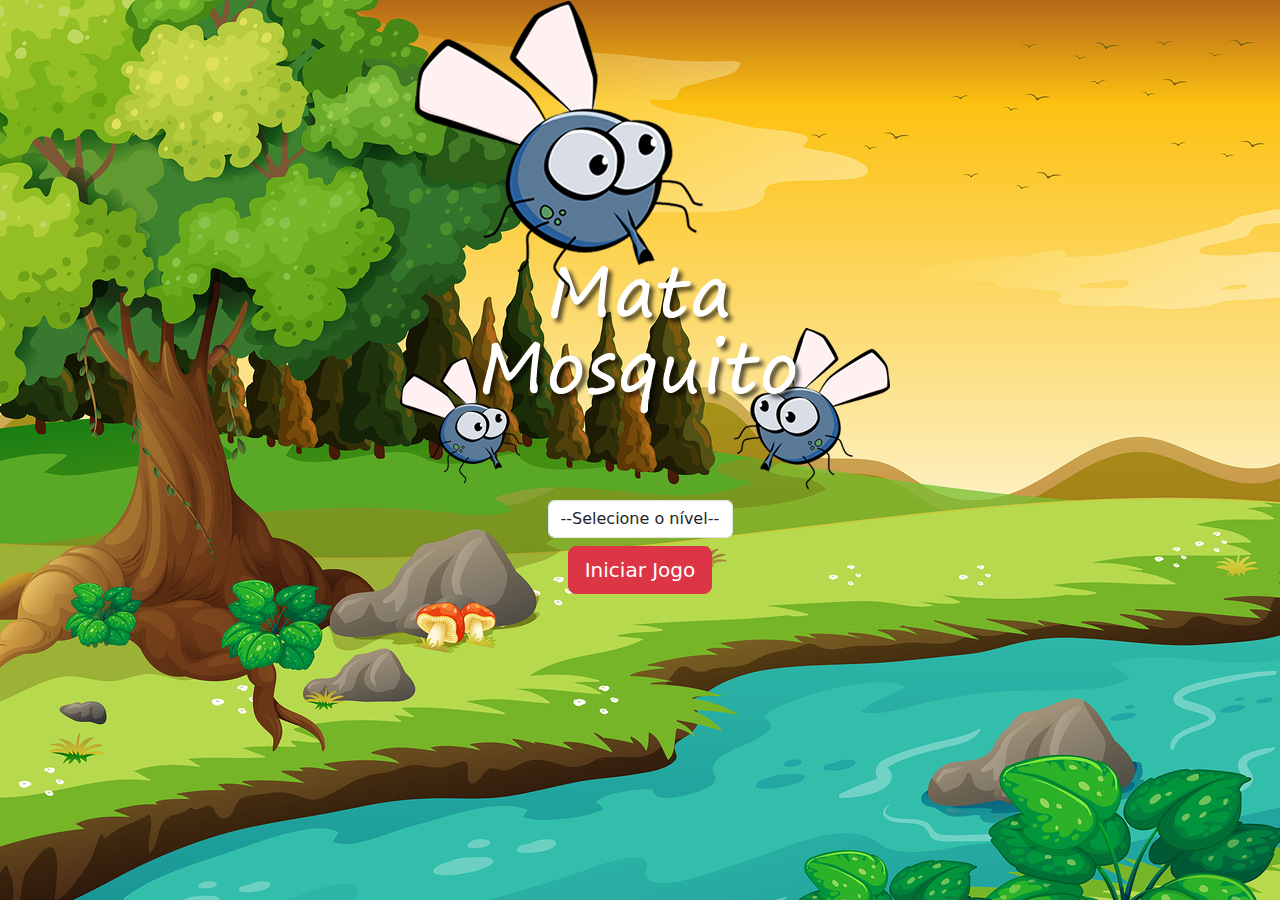
<file: html/index.html>
<!DOCTYPE html>
<html lang="en">
<head>
    <meta charset="UTF-8">
    <meta name="viewport" content="width=device-width, initial-scale=1.0">
    <title>Document</title>
    <link href="https://cdn.jsdelivr.net/npm/bootstrap@5.3.3/dist/css/bootstrap.min.css" rel="stylesheet" integrity="sha384-QWTKZyjpPEjISv5WaRU9OFeRpok6YctnYmDr5pNlyT2bRjXh0JMhjY6hW+ALEwIH" crossorigin="anonymous">
    <link rel="stylesheet" href="../css/style.css">
    
    <script>
        function iniciarJogo() {
            alert(nivel)
           var nivel = document.getElementById('nivel').value 
           if(nivel === ''){
            alert('selecione um nível para iniciar o jogo')
            return false

           }
           window.location.href = "app.html?" + nivel
        }
    </script>

</head>
<body>
    <div class="container">
        <div class="row">
            <div class="d-flex justify-content-center">
                <img src="../imagens/game.png">
            </div>

        </div>

    </div>
    <div class="row">
        <div class="col">
            <div class="d-flex justify-content-center">
                <div class="mb-2">
                    <select class="form-control"  id="nivel">
                        <option value=" ">--Selecione o nível--</option>
                        <option value=" ">normal</option>
                        <option value=" ">Difício</option>
                        <option value=" ">Chuck Norris</option>
                    </select>

                </div>
                
            </div>

        </div>

    </div>
    <div class="row">
        <div class="col">
            <div class="d-flex justify-content-center">
                <button type="button" class="btn btn-danger btn-lg" onclick="window.location.href = 'app.html'">Iniciar Jogo</button>
            </div>

        </div>

    </div>
</body>
</html>
</file>
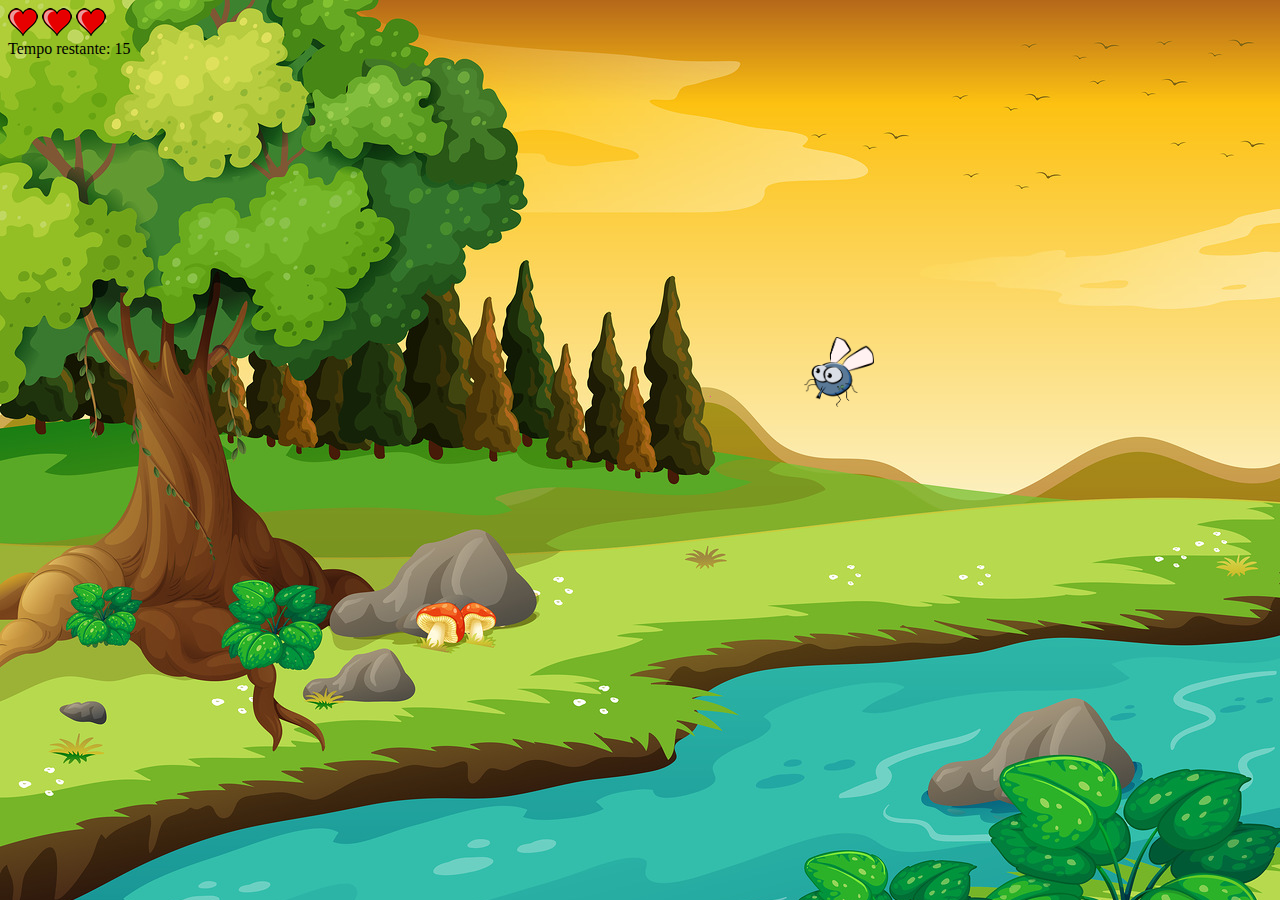
<file: html/app.html>
<!DOCTYPE html>
<html lang="en">
<head>
    <meta charset="UTF-8">
    <meta name="viewport" content="width=device-width, initial-scale=1.0">
    <title>Mata Mosquito</title>
    <link rel="stylesheet" href="../css/style.css">
    
    
    <script src="../jogo/jogo.js"></script>
</head>
<body onresize="ajudarTamanhoPalcoJogo()"> <!-- Caputura o Tamanho da tela -->

    <div class="painel">
        <div class="vidas">
            <img id="v1" src="../imagens/coracao_cheio.png" >
            <img id="v2" src="../imagens/coracao_cheio.png" >
            <img id="v3" src="../imagens/coracao_cheio.png" >

        </div>
        <div class="cronometro">Tempo restante: <span id="cronometro"> </span></div>
    </div>


    <script>
        document.getElementById('cronometro').innerHTML = tempo
        var criaMosca = setInterval(function(){
            PosicaoRandomica()},
            1000)
    </script>
    
  

    

    

    <script>
        PosicaoRandomica()
    </script>
    




    
     
</body>
</html>
</file>
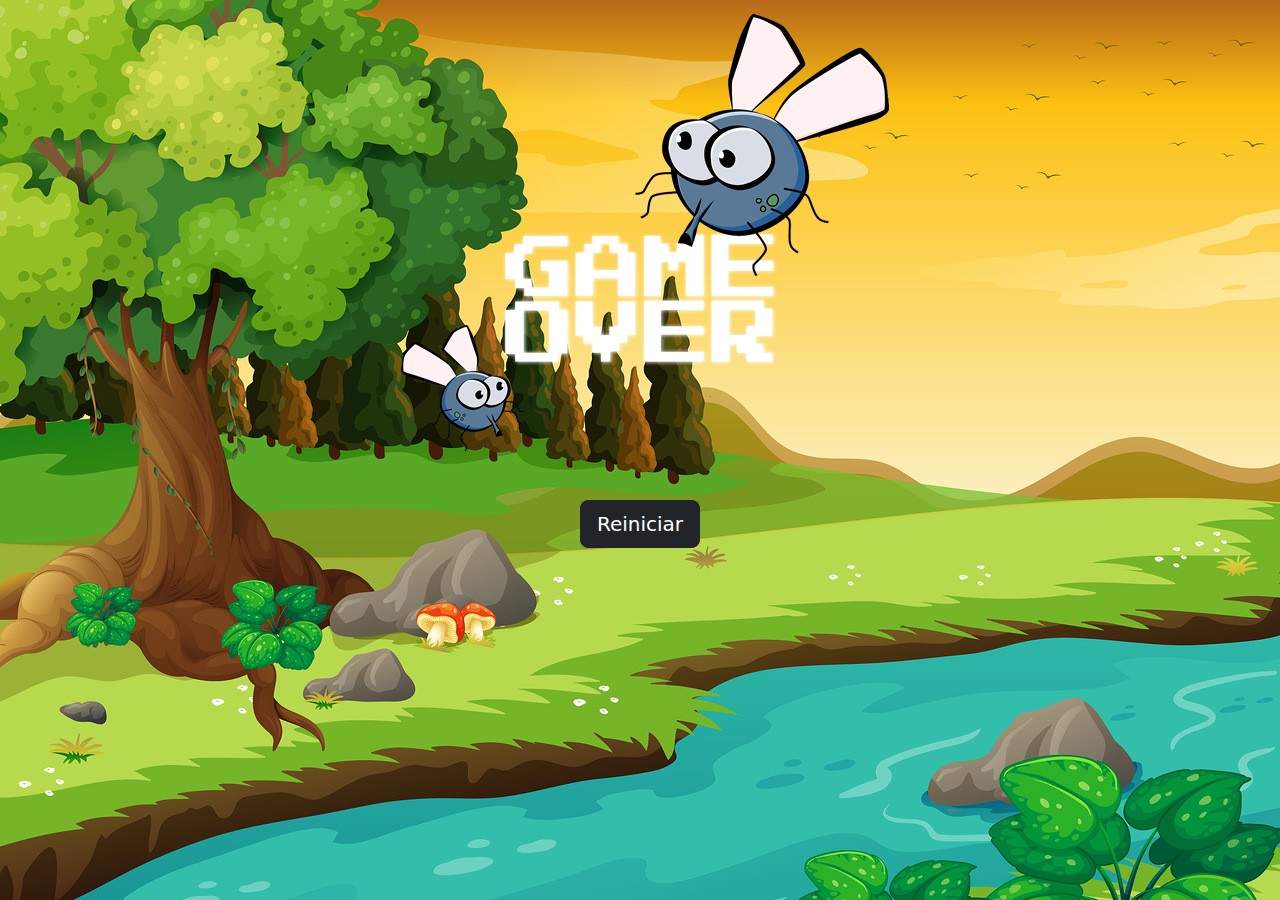
<file: html/fim_de_jogo.html>
<!DOCTYPE html>
<html lang="en">
<head>
    <meta charset="UTF-8">
    <meta name="viewport" content="width=device-width, initial-scale=1.0">
    <title>Document</title>
    <link href="https://cdn.jsdelivr.net/npm/bootstrap@5.3.3/dist/css/bootstrap.min.css" rel="stylesheet" integrity="sha384-QWTKZyjpPEjISv5WaRU9OFeRpok6YctnYmDr5pNlyT2bRjXh0JMhjY6hW+ALEwIH" crossorigin="anonymous">
    <link rel="stylesheet" href="../css/style.css">
</head>
<body>
    <div class="container">
        <div class="row">
            <div class="d-flex justify-content-center">
                <img src="../imagens/game_over.png">
            </div>

        </div>

    </div>
    <div class="row">
        <div class="col">
            <div class="d-flex justify-content-center">
                <button type="button" class="btn btn-dark btn-lg" onclick="window.location.href = 'app.html'">Reiniciar</button>
            </div>

        </div>

    </div>
</body>
</html>
</file>
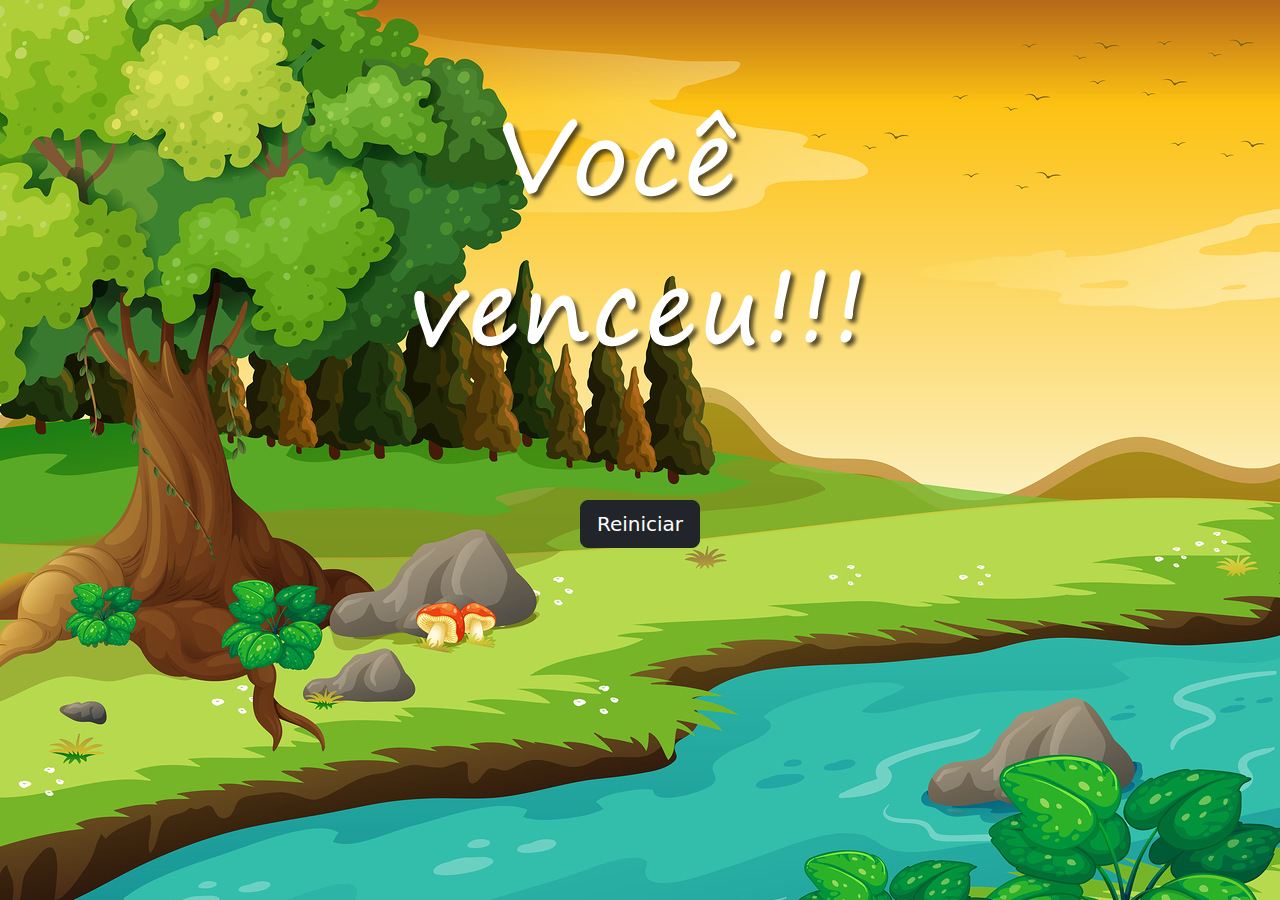
<file: html/vitoria.html>
<!DOCTYPE html>
<html lang="en">
<head>
    <meta charset="UTF-8">
    <meta name="viewport" content="width=device-width, initial-scale=1.0">
    <title>Document</title>
    <link href="https://cdn.jsdelivr.net/npm/bootstrap@5.3.3/dist/css/bootstrap.min.css" rel="stylesheet" integrity="sha384-QWTKZyjpPEjISv5WaRU9OFeRpok6YctnYmDr5pNlyT2bRjXh0JMhjY6hW+ALEwIH" crossorigin="anonymous">
    <link rel="stylesheet" href="../css/style.css">
</head>
<body>
    <div class="container">
        <div class="row">
            <div class="d-flex justify-content-center">
                <img src="../imagens/vitoria.png">
            </div>

        </div>

    </div>
    <div class="row">
        <div class="col">
            <div class="d-flex justify-content-center">
                <button type="button" class="btn btn-dark btn-lg" onclick="window.location.href = 'index.html'">Reiniciar</button>
            </div>

        </div>

    </div>
</body>
</html>
</file>
<file: css/style.css>
html {
	cursor: url(../imagens/mata_mosca.png) 30 30, auto;
}
body{
    background-image: url(../imagens/bg.jpg);
    background-repeat: no-repeat;
    background-size: 100%;
}.mosquito1{
    width: 80px;
    height: 80px;
}
.mosquito2{
    width: 90px;
    height: 90px;
}
.mosquito3{
    width: 70px;
    height: 70px;
}
.sideA{
    transform: scaleX(1) ;
}
.sideB{
    transform: scaleX(-1) ;
}
.panel{
    position: absolute;
    width: 220px;
    padding: 15px;
    left: 0px;
    bottom: 0px;
    border-top: solid 1px #fff;
    background-color: #fff;
    opacity: 0.7;
}
.lives{
    float: left;
}
.stopwatch, .punctuation{
    float: left;
    font-size: 30px;
    font-weight: bold;
}
</file>
